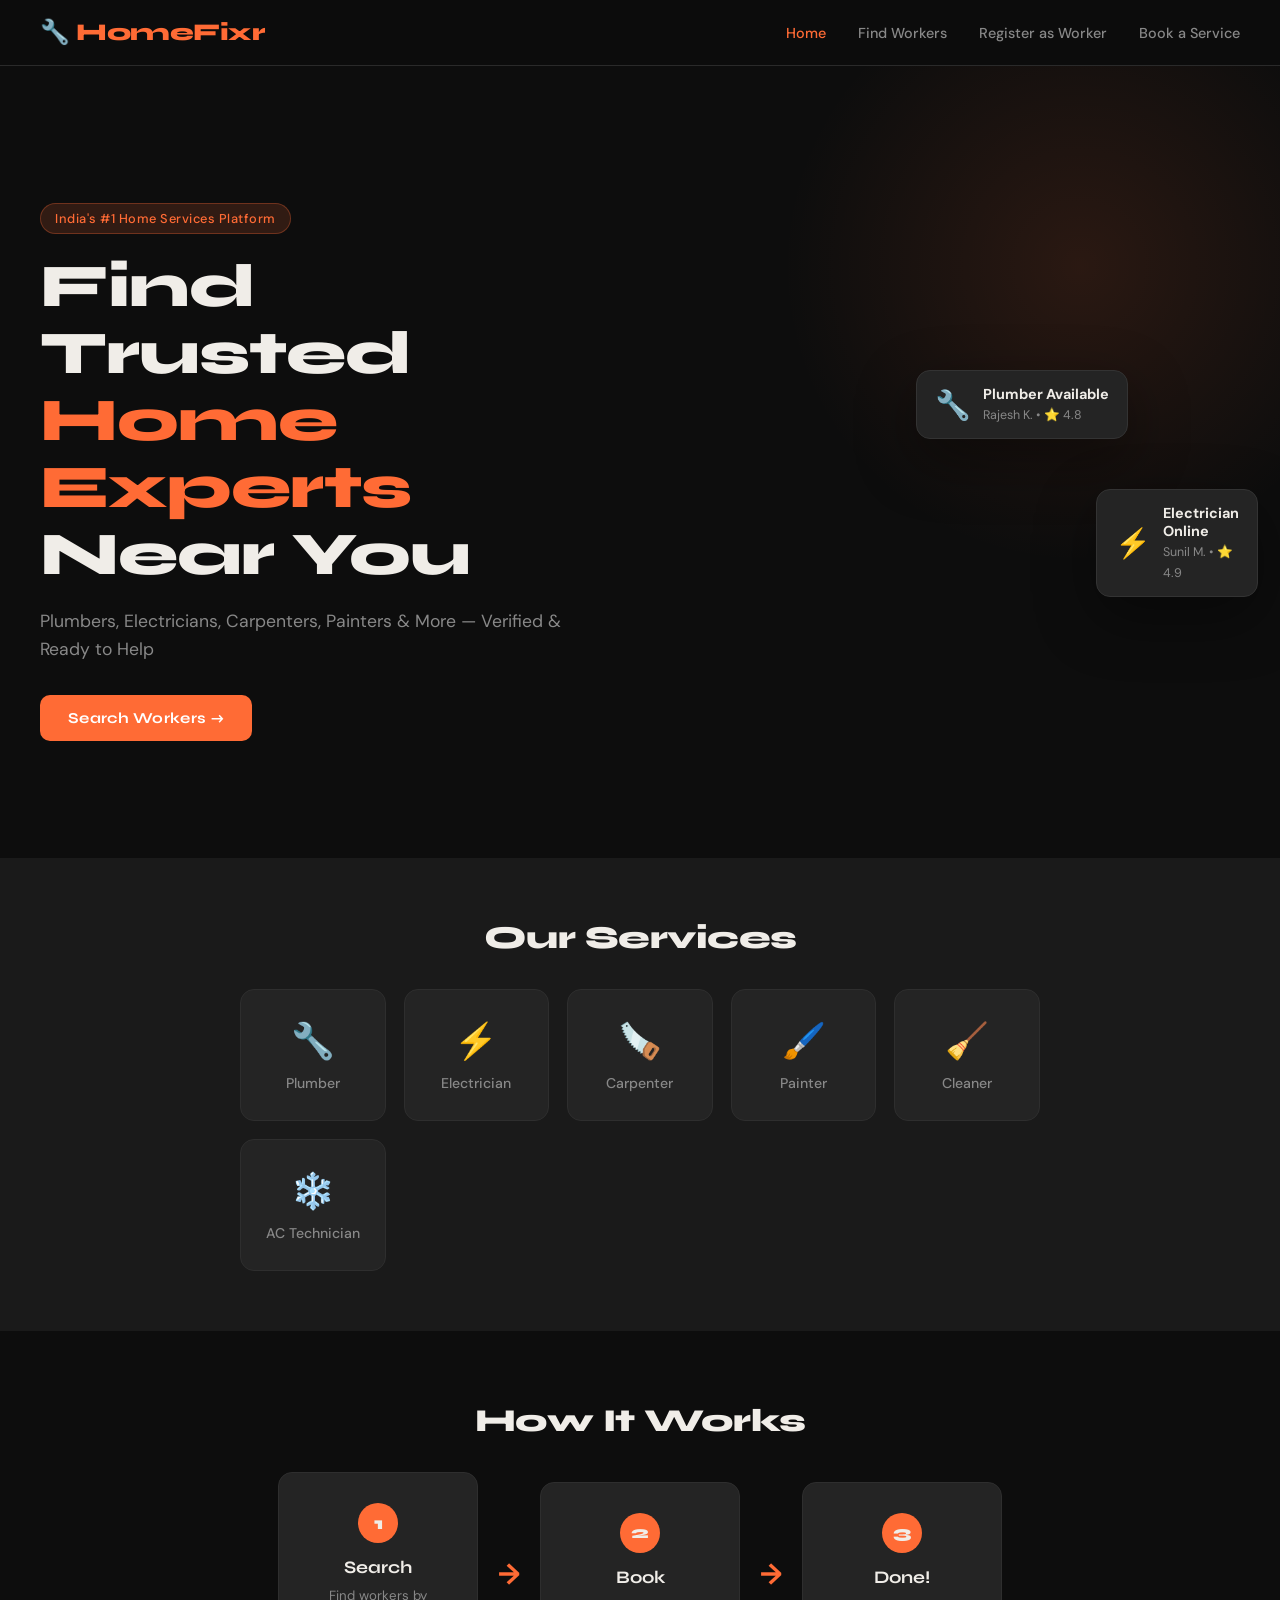
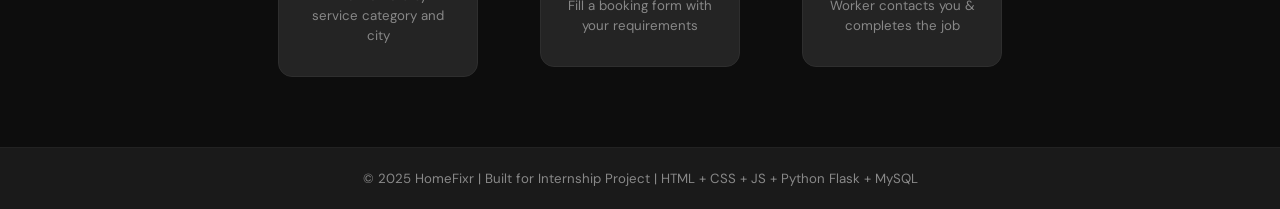
<file: index.html>
<!DOCTYPE html>
<html lang="en">
<head>
  <meta charset="UTF-8" />
  <meta name="viewport" content="width=device-width, initial-scale=1.0"/>
  <title>HomeFixr – Find Home Service Experts</title>
  <link rel="preconnect" href="https://fonts.googleapis.com">
  <link href="https://fonts.googleapis.com/css2?family=Syne:wght@400;700;800&family=DM+Sans:wght@300;400;500&display=swap" rel="stylesheet">
  <link rel="stylesheet" href="style.css"/>
</head>
<body>

  <!-- NAVBAR -->
  <nav class="navbar">
    <div class="logo">🔧 HomeFixr</div>
    <ul class="nav-links">
      <li><a href="index.html" class="active">Home</a></li>
      <li><a href="search.html">Find Workers</a></li>
      <li><a href="register_worker.html">Register as Worker</a></li>
      <li><a href="book.html">Book a Service</a></li>
    </ul>
  </nav>

  <!-- HERO -->
  <section class="hero">
    <div class="hero-text">
      <span class="tag">India's #1 Home Services Platform</span>
      <h1>Find Trusted <span class="highlight">Home Experts</span> Near You</h1>
      <p>Plumbers, Electricians, Carpenters, Painters & More — Verified & Ready to Help</p>
      <a href="search.html" class="btn-primary">Search Workers →</a>
    </div>
    <div class="hero-img">
      <div class="card-float">
        <div class="service-icon">🔧</div>
        <div>
          <strong>Plumber Available</strong>
          <span>Rajesh K. • ⭐ 4.8</span>
        </div>
      </div>
      <div class="card-float" style="top:55%;left:60%">
        <div class="service-icon">⚡</div>
        <div>
          <strong>Electrician Online</strong>
          <span>Sunil M. • ⭐ 4.9</span>
        </div>
      </div>
    </div>
  </section>

  <!-- SERVICES GRID -->
  <section class="services-section">
    <h2>Our Services</h2>
    <div class="services-grid">
      <div class="service-card" onclick="location.href='search.html?category=Plumber'">
        <span>🔧</span><p>Plumber</p>
      </div>
      <div class="service-card" onclick="location.href='search.html?category=Electrician'">
        <span>⚡</span><p>Electrician</p>
      </div>
      <div class="service-card" onclick="location.href='search.html?category=Carpenter'">
        <span>🪚</span><p>Carpenter</p>
      </div>
      <div class="service-card" onclick="location.href='search.html?category=Painter'">
        <span>🖌️</span><p>Painter</p>
      </div>
      <div class="service-card" onclick="location.href='search.html?category=Cleaner'">
        <span>🧹</span><p>Cleaner</p>
      </div>
      <div class="service-card" onclick="location.href='search.html?category=AC Technician'">
        <span>❄️</span><p>AC Technician</p>
      </div>
    </div>
  </section>

  <!-- HOW IT WORKS -->
  <section class="how-section">
    <h2>How It Works</h2>
    <div class="steps">
      <div class="step"><div class="step-num">1</div><h3>Search</h3><p>Find workers by service category and city</p></div>
      <div class="arrow">→</div>
      <div class="step"><div class="step-num">2</div><h3>Book</h3><p>Fill a booking form with your requirements</p></div>
      <div class="arrow">→</div>
      <div class="step"><div class="step-num">3</div><h3>Done!</h3><p>Worker contacts you & completes the job</p></div>
    </div>
  </section>

  <footer class="footer">
    <p>© 2025 HomeFixr | Built for Internship Project | HTML + CSS + JS + Python Flask + MySQL</p>
  </footer>

</body>
</html>
</file>
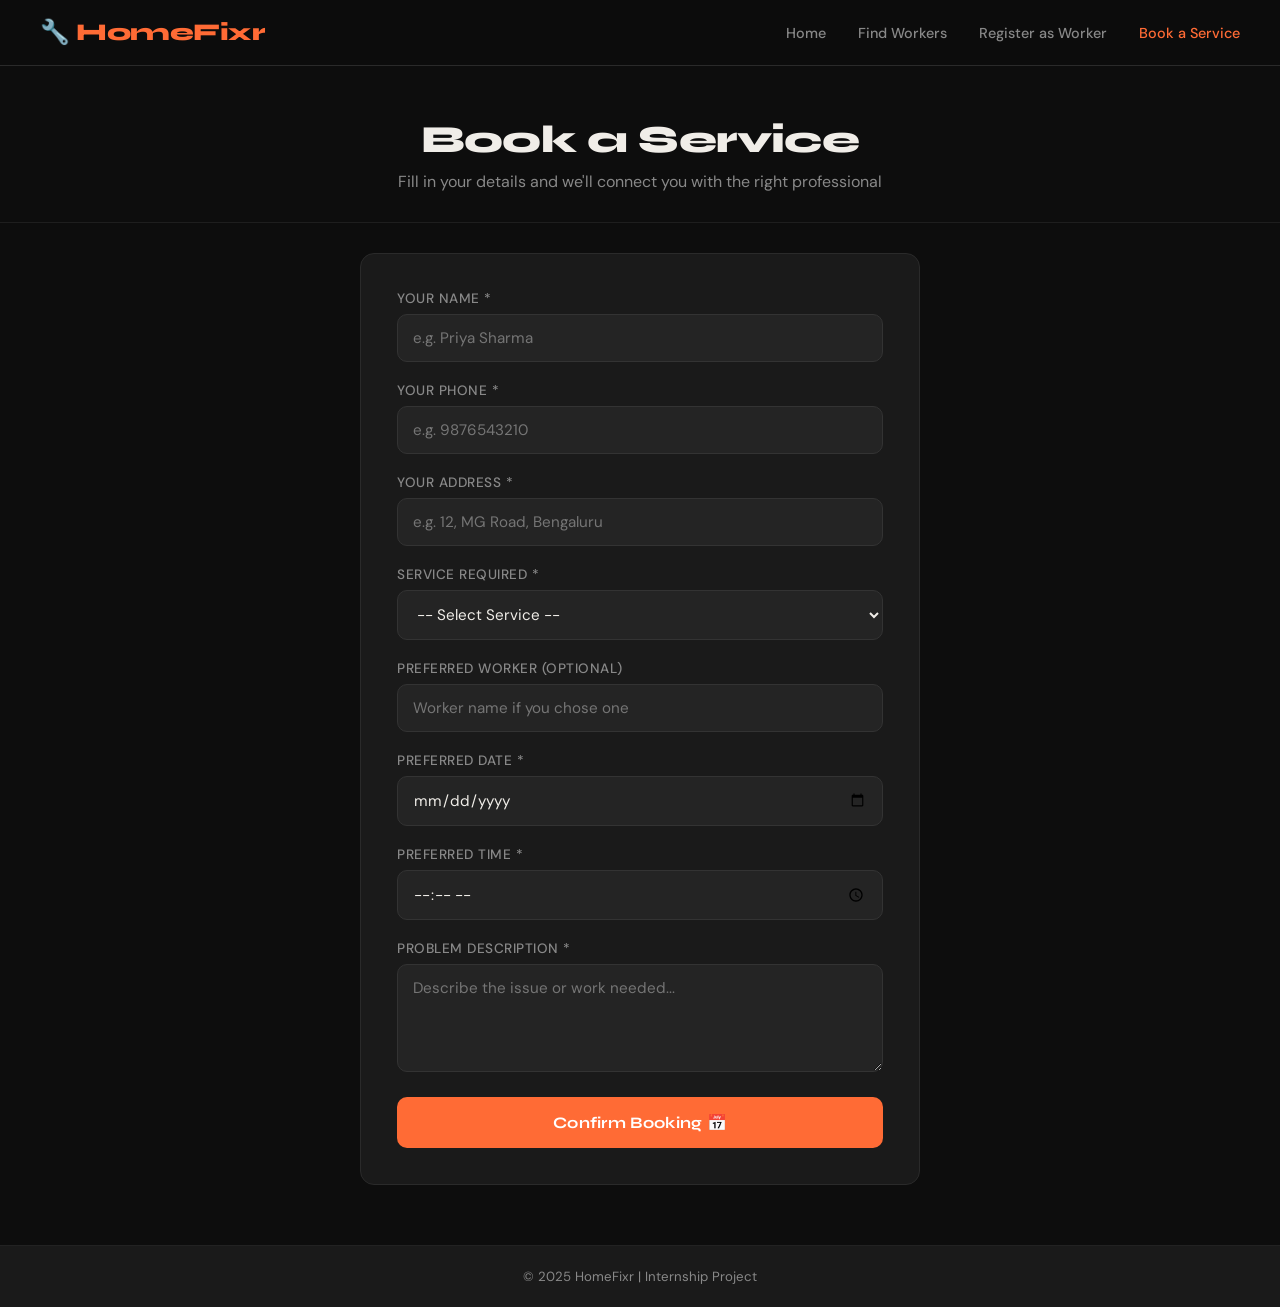
<file: book.html>
<!DOCTYPE html>
<html lang="en">
<head>
  <meta charset="UTF-8"/>
  <meta name="viewport" content="width=device-width, initial-scale=1.0"/>
  <title>Book Service – HomeFixr</title>
  <link rel="preconnect" href="https://fonts.googleapis.com">
  <link href="https://fonts.googleapis.com/css2?family=Syne:wght@400;700;800&family=DM+Sans:wght@300;400;500&display=swap" rel="stylesheet">
  <link rel="stylesheet" href="style.css"/>
</head>
<body>

  <nav class="navbar">
    <div class="logo">🔧 HomeFixr</div>
    <ul class="nav-links">
      <li><a href="index.html">Home</a></li>
      <li><a href="search.html">Find Workers</a></li>
      <li><a href="register_worker.html">Register as Worker</a></li>
      <li><a href="book.html" class="active">Book a Service</a></li>
    </ul>
  </nav>

  <div class="page-header">
    <h1>Book a Service</h1>
    <p>Fill in your details and we'll connect you with the right professional</p>
  </div>

  <div class="form-container">
    <div class="form-card">
      <div id="form-msg"></div>

      <div class="form-group">
        <label>Your Name *</label>
        <input type="text" id="cust_name" placeholder="e.g. Priya Sharma"/>
      </div>
      <div class="form-group">
        <label>Your Phone *</label>
        <input type="tel" id="cust_phone" placeholder="e.g. 9876543210" maxlength="10"/>
      </div>
      <div class="form-group">
        <label>Your Address *</label>
        <input type="text" id="cust_address" placeholder="e.g. 12, MG Road, Bengaluru"/>
      </div>
      <div class="form-group">
        <label>Service Required *</label>
        <select id="service_category">
          <option value="">-- Select Service --</option>
          <option>Plumber</option>
          <option>Electrician</option>
          <option>Carpenter</option>
          <option>Painter</option>
          <option>Cleaner</option>
          <option>AC Technician</option>
        </select>
      </div>
      <div class="form-group">
        <label>Preferred Worker (optional)</label>
        <input type="text" id="worker_name" placeholder="Worker name if you chose one"/>
      </div>
      <div class="form-group">
        <label>Preferred Date *</label>
        <input type="date" id="booking_date"/>
      </div>
      <div class="form-group">
        <label>Preferred Time *</label>
        <input type="time" id="booking_time"/>
      </div>
      <div class="form-group">
        <label>Problem Description *</label>
        <textarea id="description" rows="4" placeholder="Describe the issue or work needed..."></textarea>
      </div>

      <button class="btn-primary full-width" onclick="bookService()">Confirm Booking 📅</button>
    </div>
  </div>

  <footer class="footer">
    <p>© 2025 HomeFixr | Internship Project</p>
  </footer>

  <script>
    // Pre-fill from URL params (when coming from worker card)
    window.onload = () => {
      const params = new URLSearchParams(window.location.search);
      if (params.get('worker_name')) document.getElementById('worker_name').value = params.get('worker_name');
      if (params.get('category')) document.getElementById('service_category').value = params.get('category');
      // Set min date to today
      document.getElementById('booking_date').min = new Date().toISOString().split('T')[0];
    };

    async function bookService() {
      const cust_name = document.getElementById('cust_name').value.trim();
      const cust_phone = document.getElementById('cust_phone').value.trim();
      const cust_address = document.getElementById('cust_address').value.trim();
      const service_category = document.getElementById('service_category').value;
      const worker_name = document.getElementById('worker_name').value.trim();
      const booking_date = document.getElementById('booking_date').value;
      const booking_time = document.getElementById('booking_time').value;
      const description = document.getElementById('description').value.trim();
      const msgBox = document.getElementById('form-msg');

      if (!cust_name || !cust_phone || !cust_address || !service_category || !booking_date || !booking_time || !description) {
        msgBox.innerHTML = '<div class="msg error">⚠️ Please fill all required fields.</div>';
        return;
      }
      if (cust_phone.length !== 10) {
        msgBox.innerHTML = '<div class="msg error">⚠️ Phone must be 10 digits.</div>';
        return;
      }

      try {
        const res = await fetch('/api/book_service', {
          method: 'POST',
          headers: { 'Content-Type': 'application/json' },
          body: JSON.stringify({ cust_name, cust_phone, cust_address, service_category, worker_name, booking_date, booking_time, description })
        });
        const data = await res.json();
        if (data.success) {
          msgBox.innerHTML = `<div class="msg success">✅ Booking confirmed! Your Booking ID: <strong>#${data.booking_id}</strong>. A worker will contact you soon.</div>`;
          document.querySelectorAll('input, select, textarea').forEach(el => el.value = '');
        } else {
          msgBox.innerHTML = `<div class="msg error">❌ Error: ${data.message}</div>`;
        }
      } catch (err) {
        msgBox.innerHTML = '<div class="msg error">⚠️ Cannot connect to server. Make sure you ran: python app.py.</div>';
      }
    }
  </script>
</body>
</html>
</file>
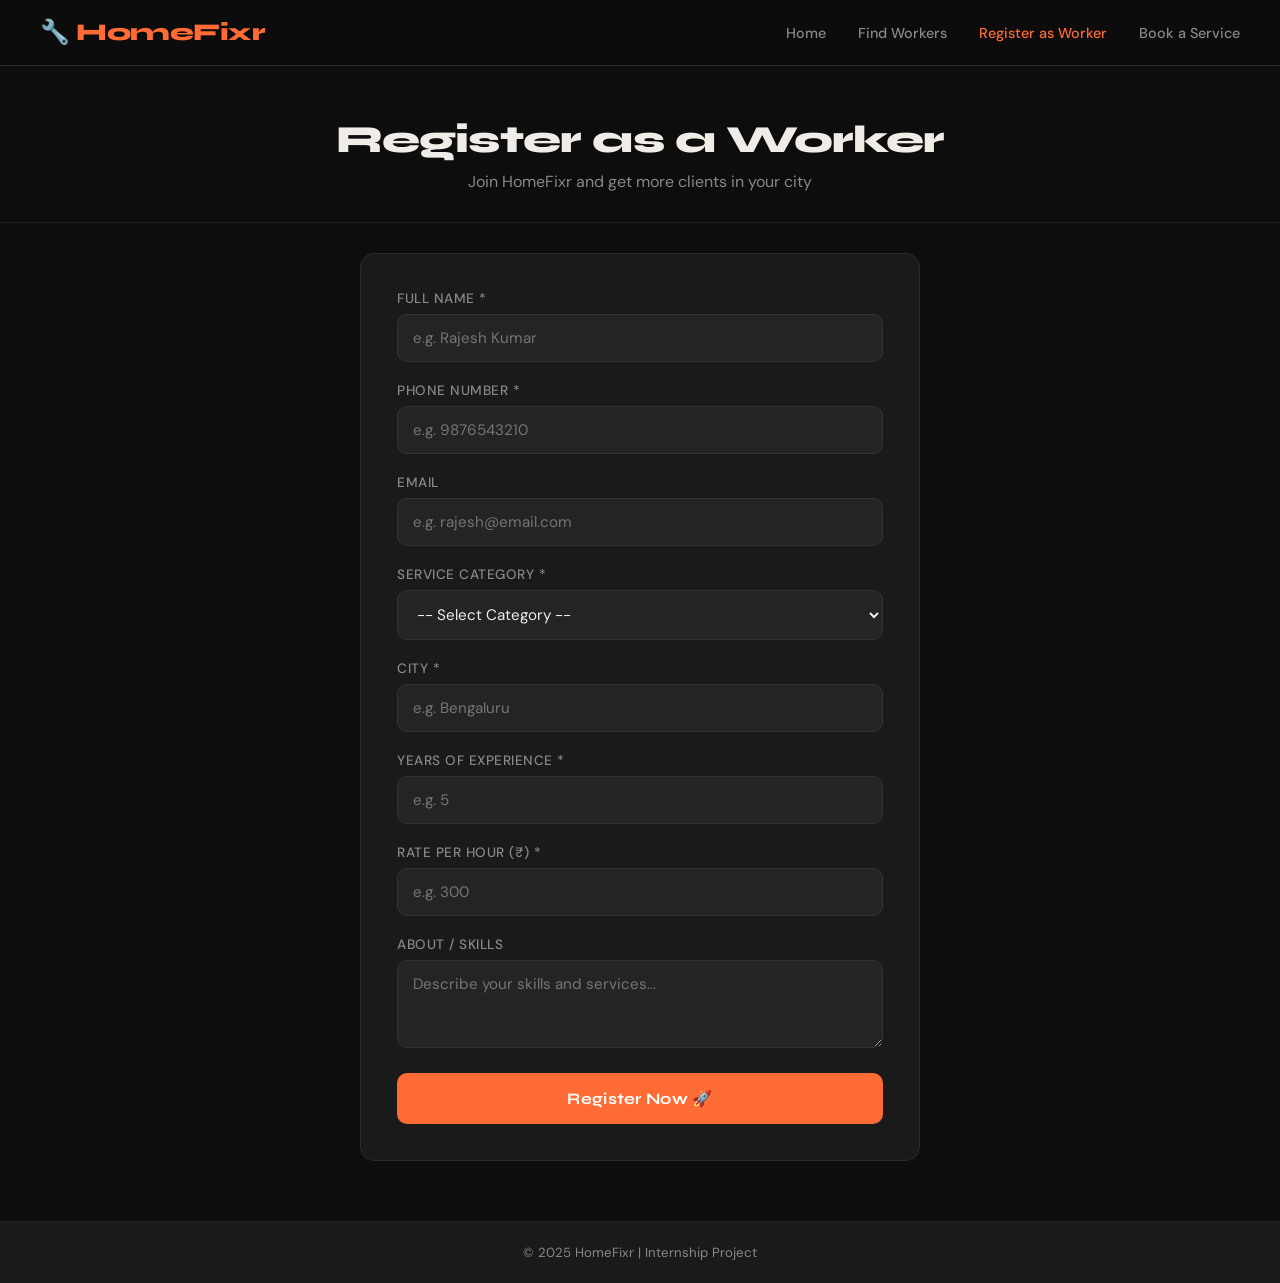
<file: register_worker.html>
<!DOCTYPE html>
<html lang="en">
<head>
  <meta charset="UTF-8"/>
  <meta name="viewport" content="width=device-width, initial-scale=1.0"/>
  <title>Register Worker – HomeFixr</title>
  <link rel="preconnect" href="https://fonts.googleapis.com">
  <link href="https://fonts.googleapis.com/css2?family=Syne:wght@400;700;800&family=DM+Sans:wght@300;400;500&display=swap" rel="stylesheet">
  <link rel="stylesheet" href="style.css"/>
</head>
<body>

  <nav class="navbar">
    <div class="logo">🔧 HomeFixr</div>
    <ul class="nav-links">
      <li><a href="index.html">Home</a></li>
      <li><a href="search.html">Find Workers</a></li>
      <li><a href="register_worker.html" class="active">Register as Worker</a></li>
      <li><a href="book.html">Book a Service</a></li>
    </ul>
  </nav>

  <div class="page-header">
    <h1>Register as a Worker</h1>
    <p>Join HomeFixr and get more clients in your city</p>
  </div>

  <div class="form-container">
    <div class="form-card">
      <div id="form-msg"></div>

      <div class="form-group">
        <label>Full Name *</label>
        <input type="text" id="name" placeholder="e.g. Rajesh Kumar"/>
      </div>
      <div class="form-group">
        <label>Phone Number *</label>
        <input type="tel" id="phone" placeholder="e.g. 9876543210" maxlength="10"/>
      </div>
      <div class="form-group">
        <label>Email</label>
        <input type="email" id="email" placeholder="e.g. rajesh@email.com"/>
      </div>
      <div class="form-group">
        <label>Service Category *</label>
        <select id="category">
          <option value="">-- Select Category --</option>
          <option>Plumber</option>
          <option>Electrician</option>
          <option>Carpenter</option>
          <option>Painter</option>
          <option>Cleaner</option>
          <option>AC Technician</option>
        </select>
      </div>
      <div class="form-group">
        <label>City *</label>
        <input type="text" id="city" placeholder="e.g. Bengaluru"/>
      </div>
      <div class="form-group">
        <label>Years of Experience *</label>
        <input type="number" id="experience" placeholder="e.g. 5" min="0" max="50"/>
      </div>
      <div class="form-group">
        <label>Rate per Hour (₹) *</label>
        <input type="number" id="rate" placeholder="e.g. 300" min="0"/>
      </div>
      <div class="form-group">
        <label>About / Skills</label>
        <textarea id="about" rows="3" placeholder="Describe your skills and services..."></textarea>
      </div>

      <button class="btn-primary full-width" onclick="registerWorker()">Register Now 🚀</button>
    </div>
  </div>

  <footer class="footer">
    <p>© 2025 HomeFixr | Internship Project</p>
  </footer>

  <script>
    async function registerWorker() {
      const name = document.getElementById('name').value.trim();
      const phone = document.getElementById('phone').value.trim();
      const email = document.getElementById('email').value.trim();
      const category = document.getElementById('category').value;
      const city = document.getElementById('city').value.trim();
      const experience = document.getElementById('experience').value;
      const rate = document.getElementById('rate').value;
      const about = document.getElementById('about').value.trim();
      const msgBox = document.getElementById('form-msg');

      if (!name || !phone || !category || !city || !experience || !rate) {
        msgBox.innerHTML = '<div class="msg error">⚠️ Please fill all required fields.</div>';
        return;
      }
      if (phone.length !== 10) {
        msgBox.innerHTML = '<div class="msg error">⚠️ Phone must be 10 digits.</div>';
        return;
      }

      try {
        const res = await fetch('/api/register_worker', {
          method: 'POST',
          headers: { 'Content-Type': 'application/json' },
          body: JSON.stringify({ name, phone, email, category, city, experience, rate, about })
        });
        const data = await res.json();
        if (data.success) {
          msgBox.innerHTML = '<div class="msg success">✅ Worker registered successfully! You will start receiving bookings.</div>';
          document.querySelectorAll('input, select, textarea').forEach(el => el.value = '');
        } else {
          msgBox.innerHTML = `<div class="msg error">❌ Error: ${data.message}</div>`;
        }
      } catch (err) {
        msgBox.innerHTML = '<div class="msg error">⚠️ Cannot connect to server. Make sure you ran: python app.py.</div>';
      }
    }
  </script>
</body>
</html>
</file>
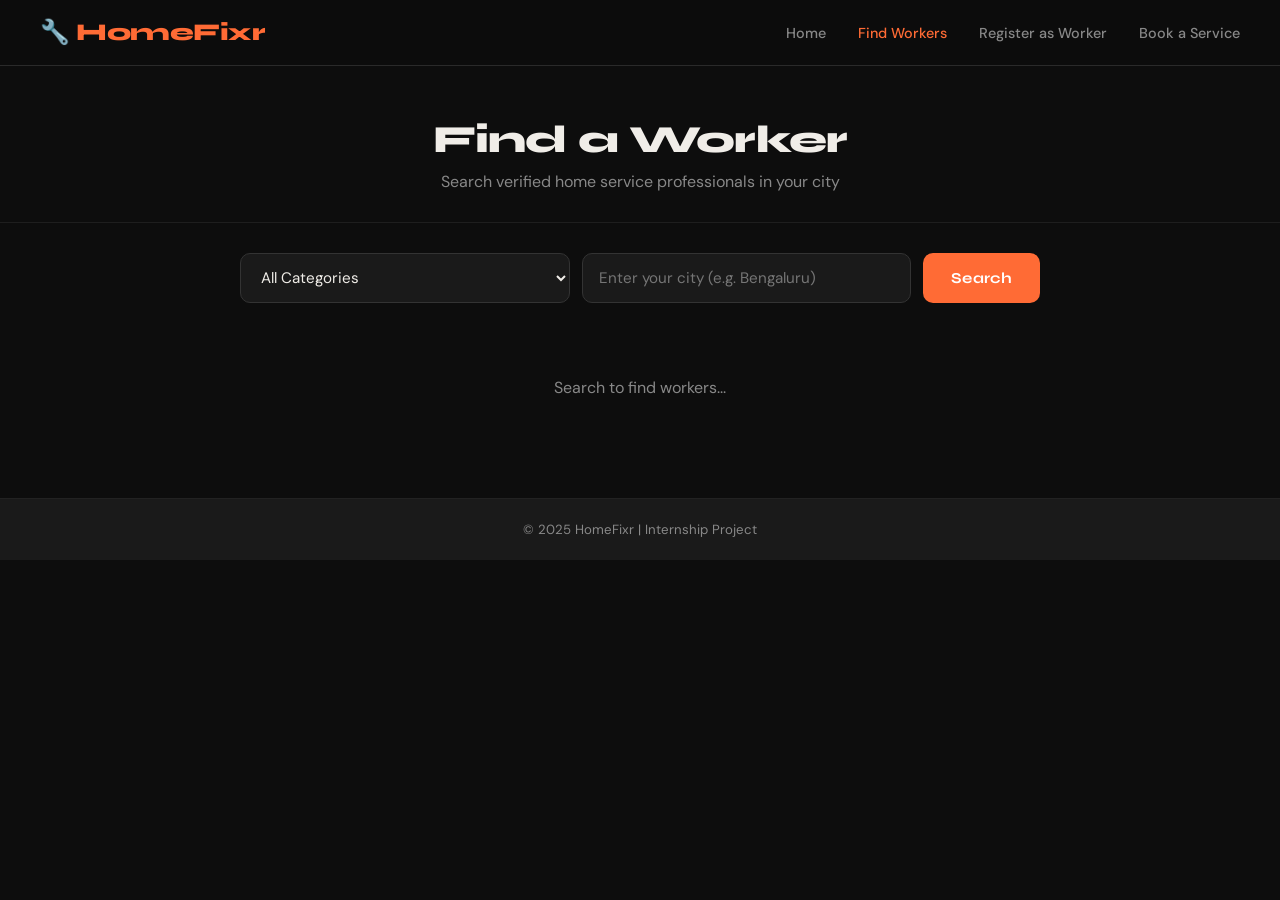
<file: search.html>
<!DOCTYPE html>
<html lang="en">
<head>
  <meta charset="UTF-8"/>
  <meta name="viewport" content="width=device-width, initial-scale=1.0"/>
  <title>Search Workers – HomeFixr</title>
  <link rel="preconnect" href="https://fonts.googleapis.com">
  <link href="https://fonts.googleapis.com/css2?family=Syne:wght@400;700;800&family=DM+Sans:wght@300;400;500&display=swap" rel="stylesheet">
  <link rel="stylesheet" href="style.css"/>
</head>
<body>

  <nav class="navbar">
    <div class="logo">🔧 HomeFixr</div>
    <ul class="nav-links">
      <li><a href="index.html">Home</a></li>
      <li><a href="search.html" class="active">Find Workers</a></li>
      <li><a href="register_worker.html">Register as Worker</a></li>
      <li><a href="book.html">Book a Service</a></li>
    </ul>
  </nav>

  <div class="page-header">
    <h1>Find a Worker</h1>
    <p>Search verified home service professionals in your city</p>
  </div>

  <div class="search-container">
    <div class="search-box">
      <select id="categoryFilter">
        <option value="">All Categories</option>
        <option value="Plumber">🔧 Plumber</option>
        <option value="Electrician">⚡ Electrician</option>
        <option value="Carpenter">🪚 Carpenter</option>
        <option value="Painter">🖌️ Painter</option>
        <option value="Cleaner">🧹 Cleaner</option>
        <option value="AC Technician">❄️ AC Technician</option>
      </select>
      <input type="text" id="cityFilter" placeholder="Enter your city (e.g. Bengaluru)"/>
      <button class="btn-primary" onclick="searchWorkers()">Search</button>
    </div>
  </div>

  <div class="results-container">
    <div id="results-grid" class="workers-grid">
      <p class="loading-text">Search to find workers...</p>
    </div>
  </div>

  <footer class="footer">
    <p>© 2025 HomeFixr | Internship Project</p>
  </footer>

  <script>
    // Auto-fill from URL param (e.g. from homepage service card)
    window.onload = () => {
      const params = new URLSearchParams(window.location.search);
      const cat = params.get('category');
      if (cat) {
        document.getElementById('categoryFilter').value = cat;
        searchWorkers();
      }
    };

    async function searchWorkers() {
      const category = document.getElementById('categoryFilter').value;
      const city = document.getElementById('cityFilter').value.trim();
      const grid = document.getElementById('results-grid');
      grid.innerHTML = '<p class="loading-text">Searching...</p>';

      try {
        const res = await fetch(`/api/workers?category=${encodeURIComponent(category)}&city=${encodeURIComponent(city)}`);
        const data = await res.json();

        if (data.length === 0) {
          grid.innerHTML = '<p class="loading-text">No workers found. Try a different search.</p>';
          return;
        }

        grid.innerHTML = data.map(w => `
          <div class="worker-card">
            <div class="worker-avatar">${w.name.charAt(0).toUpperCase()}</div>
            <div class="worker-info">
              <h3>${w.name}</h3>
              <span class="badge">${w.category}</span>
              <p>📍 ${w.city}</p>
              <p>📞 ${w.phone}</p>
              <p>💼 ${w.experience} yrs experience</p>
              <p class="worker-rate">₹${w.rate}/hour</p>
            </div>
            <a href="book.html?worker_id=${w.id}&worker_name=${encodeURIComponent(w.name)}&category=${encodeURIComponent(w.category)}" class="btn-primary" style="margin-top:12px">Book Now</a>
          </div>
        `).join('');
      } catch (err) {
        grid.innerHTML = '<p class="loading-text error">⚠️ Cannot connect to server. Make sure you ran: python app.py.</p>';
      }
    }
  </script>
</body>
</html>
</file>
<file: style.css>
/* ===== ROOT VARIABLES ===== */
:root {
  --primary: #FF6B35;
  --primary-dark: #e05520;
  --bg: #0D0D0D;
  --surface: #1A1A1A;
  --surface2: #242424;
  --text: #F0EDE8;
  --text-muted: #888;
  --accent: #FFD166;
  --success: #06D6A0;
  --error: #EF233C;
  --radius: 14px;
  --font-display: 'Syne', sans-serif;
  --font-body: 'DM Sans', sans-serif;
}

* { margin: 0; padding: 0; box-sizing: border-box; }

body {
  background: var(--bg);
  color: var(--text);
  font-family: var(--font-body);
  min-height: 100vh;
}

/* ===== NAVBAR ===== */
.navbar {
  display: flex;
  align-items: center;
  justify-content: space-between;
  padding: 18px 40px;
  background: rgba(13,13,13,0.95);
  backdrop-filter: blur(12px);
  border-bottom: 1px solid #2a2a2a;
  position: sticky;
  top: 0;
  z-index: 100;
}
.logo {
  font-family: var(--font-display);
  font-size: 1.5rem;
  font-weight: 800;
  color: var(--primary);
  letter-spacing: -0.5px;
}
.nav-links {
  list-style: none;
  display: flex;
  gap: 32px;
}
.nav-links a {
  color: var(--text-muted);
  text-decoration: none;
  font-size: 0.9rem;
  font-weight: 500;
  transition: color 0.2s;
}
.nav-links a:hover, .nav-links a.active {
  color: var(--primary);
}

/* ===== HERO ===== */
.hero {
  display: flex;
  align-items: center;
  justify-content: space-between;
  padding: 80px 40px 60px;
  min-height: 88vh;
  position: relative;
  overflow: hidden;
}
.hero::before {
  content: '';
  position: absolute;
  width: 600px; height: 600px;
  background: radial-gradient(circle, rgba(255,107,53,0.12) 0%, transparent 70%);
  top: -100px; right: -100px;
  pointer-events: none;
}
.hero-text {
  max-width: 560px;
  z-index: 1;
}
.tag {
  display: inline-block;
  background: rgba(255,107,53,0.15);
  color: var(--primary);
  border: 1px solid rgba(255,107,53,0.3);
  padding: 6px 14px;
  border-radius: 100px;
  font-size: 0.8rem;
  font-weight: 500;
  margin-bottom: 20px;
  letter-spacing: 0.5px;
}
.hero-text h1 {
  font-family: var(--font-display);
  font-size: clamp(2.4rem, 5vw, 3.8rem);
  font-weight: 800;
  line-height: 1.1;
  margin-bottom: 18px;
  letter-spacing: -1px;
}
.highlight { color: var(--primary); }
.hero-text p {
  color: var(--text-muted);
  font-size: 1.1rem;
  line-height: 1.6;
  margin-bottom: 32px;
}
.hero-img {
  position: relative;
  width: 360px; height: 340px;
  flex-shrink: 0;
}
.card-float {
  position: absolute;
  top: 20%;
  left: 10%;
  background: var(--surface2);
  border: 1px solid #333;
  border-radius: var(--radius);
  padding: 14px 18px;
  display: flex;
  align-items: center;
  gap: 12px;
  box-shadow: 0 20px 60px rgba(0,0,0,0.4);
  animation: float 4s ease-in-out infinite;
}
.card-float:nth-child(2) { animation-delay: 2s; }
.service-icon { font-size: 1.8rem; }
.card-float strong { display: block; font-size: 0.9rem; }
.card-float span { font-size: 0.78rem; color: var(--text-muted); }
@keyframes float {
  0%, 100% { transform: translateY(0); }
  50% { transform: translateY(-10px); }
}

/* ===== BUTTON ===== */
.btn-primary {
  display: inline-block;
  background: var(--primary);
  color: #fff;
  padding: 14px 28px;
  border-radius: 10px;
  font-family: var(--font-display);
  font-weight: 700;
  font-size: 0.95rem;
  text-decoration: none;
  border: none;
  cursor: pointer;
  transition: background 0.2s, transform 0.15s;
  letter-spacing: 0.3px;
}
.btn-primary:hover {
  background: var(--primary-dark);
  transform: translateY(-2px);
}
.full-width { width: 100%; text-align: center; padding: 16px; font-size: 1rem; }

/* ===== SERVICES SECTION ===== */
.services-section {
  padding: 60px 40px;
  background: var(--surface);
}
.services-section h2,
.how-section h2 {
  font-family: var(--font-display);
  font-size: 2rem;
  font-weight: 800;
  margin-bottom: 32px;
  text-align: center;
  letter-spacing: -0.5px;
}
.services-grid {
  display: grid;
  grid-template-columns: repeat(auto-fit, minmax(130px, 1fr));
  gap: 18px;
  max-width: 800px;
  margin: 0 auto;
}
.service-card {
  background: var(--surface2);
  border: 1px solid #2e2e2e;
  border-radius: var(--radius);
  padding: 28px 16px;
  text-align: center;
  cursor: pointer;
  transition: border-color 0.2s, transform 0.2s;
}
.service-card:hover {
  border-color: var(--primary);
  transform: translateY(-4px);
}
.service-card span { font-size: 2.2rem; display: block; margin-bottom: 10px; }
.service-card p { font-size: 0.88rem; color: var(--text-muted); font-weight: 500; }

/* ===== HOW IT WORKS ===== */
.how-section {
  padding: 70px 40px;
}
.steps {
  display: flex;
  align-items: center;
  justify-content: center;
  gap: 20px;
  flex-wrap: wrap;
}
.step {
  background: var(--surface2);
  border: 1px solid #2e2e2e;
  border-radius: var(--radius);
  padding: 30px 26px;
  text-align: center;
  max-width: 200px;
}
.step-num {
  width: 40px; height: 40px;
  background: var(--primary);
  border-radius: 50%;
  display: flex; align-items: center; justify-content: center;
  font-family: var(--font-display);
  font-weight: 800;
  font-size: 1.1rem;
  margin: 0 auto 14px;
}
.step h3 { font-family: var(--font-display); font-size: 1.1rem; margin-bottom: 8px; }
.step p { font-size: 0.83rem; color: var(--text-muted); line-height: 1.5; }
.arrow { font-size: 1.8rem; color: var(--primary); font-weight: bold; }

/* ===== PAGE HEADER ===== */
.page-header {
  padding: 50px 40px 30px;
  text-align: center;
  border-bottom: 1px solid #1e1e1e;
}
.page-header h1 {
  font-family: var(--font-display);
  font-size: 2.4rem;
  font-weight: 800;
  letter-spacing: -0.8px;
  margin-bottom: 8px;
}
.page-header p { color: var(--text-muted); font-size: 1rem; }

/* ===== SEARCH BOX ===== */
.search-container { padding: 30px 40px 10px; }
.search-box {
  display: flex;
  gap: 12px;
  max-width: 800px;
  margin: 0 auto;
  flex-wrap: wrap;
}
.search-box select,
.search-box input {
  flex: 1;
  min-width: 180px;
  background: var(--surface);
  border: 1px solid #333;
  border-radius: 10px;
  padding: 13px 16px;
  color: var(--text);
  font-family: var(--font-body);
  font-size: 0.95rem;
  outline: none;
  transition: border-color 0.2s;
}
.search-box select:focus,
.search-box input:focus { border-color: var(--primary); }

/* ===== WORKERS GRID ===== */
.results-container { padding: 24px 40px 60px; }
.workers-grid {
  display: grid;
  grid-template-columns: repeat(auto-fill, minmax(280px, 1fr));
  gap: 20px;
  max-width: 1100px;
  margin: 0 auto;
}
.loading-text {
  color: var(--text-muted);
  text-align: center;
  padding: 40px;
  grid-column: 1/-1;
}
.loading-text.error { color: var(--error); }
.worker-card {
  background: var(--surface);
  border: 1px solid #2a2a2a;
  border-radius: var(--radius);
  padding: 24px;
  display: flex;
  flex-direction: column;
  align-items: flex-start;
  gap: 6px;
  transition: border-color 0.2s, transform 0.2s;
}
.worker-card:hover { border-color: var(--primary); transform: translateY(-3px); }
.worker-avatar {
  width: 54px; height: 54px;
  background: var(--primary);
  border-radius: 50%;
  display: flex; align-items: center; justify-content: center;
  font-family: var(--font-display);
  font-size: 1.4rem;
  font-weight: 800;
  margin-bottom: 8px;
}
.worker-info h3 { font-family: var(--font-display); font-size: 1.1rem; font-weight: 700; }
.badge {
  background: rgba(255,107,53,0.15);
  color: var(--primary);
  border: 1px solid rgba(255,107,53,0.3);
  padding: 3px 10px;
  border-radius: 100px;
  font-size: 0.75rem;
  font-weight: 600;
  display: inline-block;
  margin: 4px 0 8px;
}
.worker-info p { font-size: 0.85rem; color: var(--text-muted); margin: 2px 0; }
.worker-rate { color: var(--accent) !important; font-weight: 700 !important; font-size: 1rem !important; }

/* ===== FORM ===== */
.form-container { padding: 30px 40px 60px; }
.form-card {
  background: var(--surface);
  border: 1px solid #2a2a2a;
  border-radius: var(--radius);
  padding: 36px;
  max-width: 560px;
  margin: 0 auto;
}
.form-group { margin-bottom: 20px; }
.form-group label {
  display: block;
  font-size: 0.85rem;
  font-weight: 500;
  color: var(--text-muted);
  margin-bottom: 7px;
  text-transform: uppercase;
  letter-spacing: 0.5px;
}
.form-group input,
.form-group select,
.form-group textarea {
  width: 100%;
  background: var(--surface2);
  border: 1px solid #333;
  border-radius: 10px;
  padding: 13px 15px;
  color: var(--text);
  font-family: var(--font-body);
  font-size: 0.95rem;
  outline: none;
  transition: border-color 0.2s;
  resize: vertical;
}
.form-group input:focus,
.form-group select:focus,
.form-group textarea:focus { border-color: var(--primary); }

/* ===== MESSAGES ===== */
.msg {
  padding: 13px 16px;
  border-radius: 10px;
  font-size: 0.9rem;
  margin-bottom: 20px;
  line-height: 1.5;
}
.msg.success { background: rgba(6,214,160,0.12); border: 1px solid rgba(6,214,160,0.3); color: var(--success); }
.msg.error { background: rgba(239,35,60,0.12); border: 1px solid rgba(239,35,60,0.3); color: var(--error); }

/* ===== FOOTER ===== */
.footer {
  background: var(--surface);
  border-top: 1px solid #222;
  padding: 22px 40px;
  text-align: center;
  color: var(--text-muted);
  font-size: 0.83rem;
}

/* ===== RESPONSIVE ===== */
@media (max-width: 768px) {
  .navbar { padding: 14px 20px; }
  .nav-links { gap: 16px; }
  .hero { flex-direction: column; padding: 50px 20px 40px; text-align: center; min-height: auto; }
  .hero-img { display: none; }
  .services-section, .how-section { padding: 40px 20px; }
  .search-container, .results-container, .form-container { padding: 20px; }
  .steps { flex-direction: column; }
  .arrow { transform: rotate(90deg); }
}
</file>
